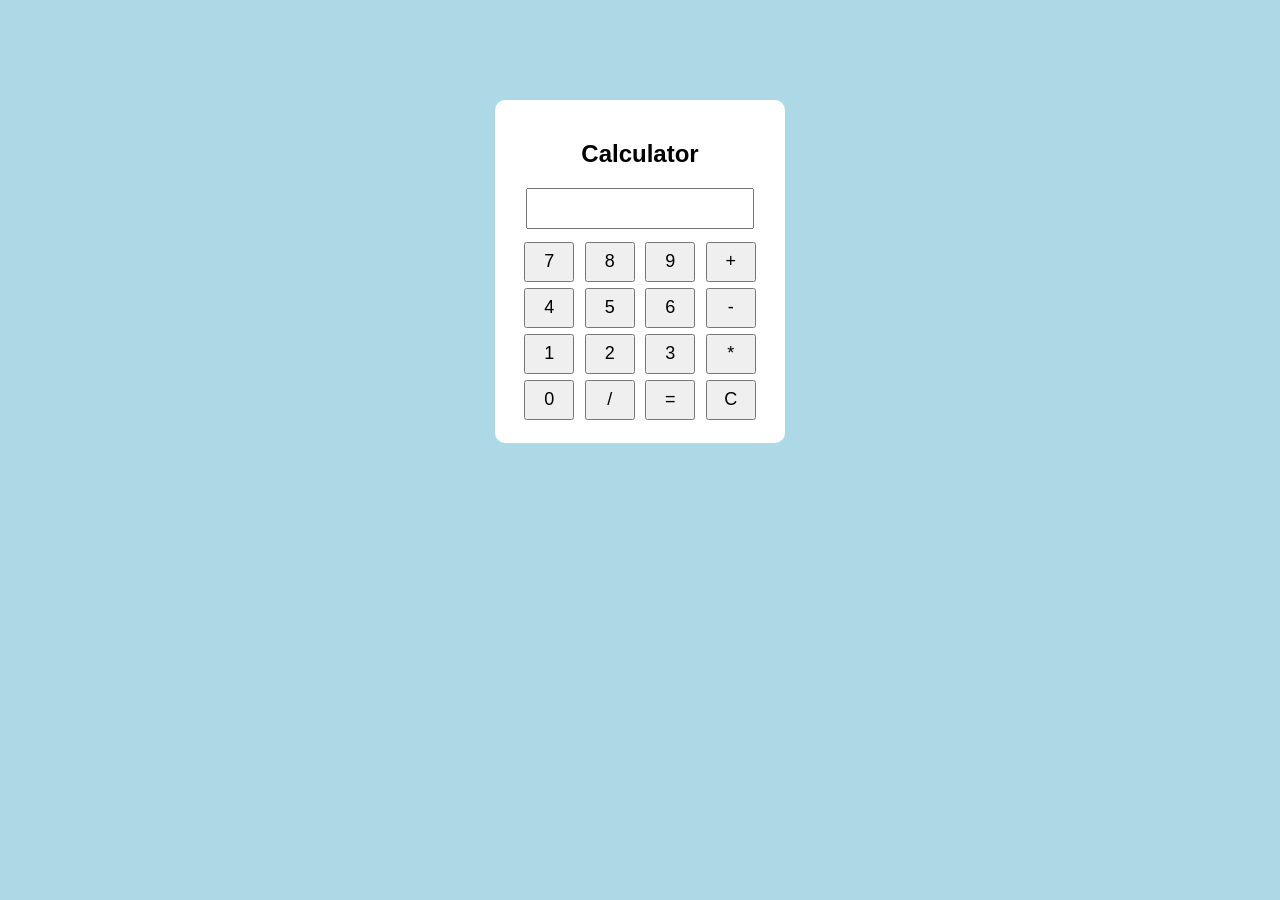
<file: codealpha calculator/index.html>
<!DOCTYPE html>
<html>
<head>
    <title>Simple Calculator</title>

 <link rel="stylesheet" href="style.css">
</head>

<body>

<div class="calculator">
    <h2>Calculator</h2>

    <input type="text" id="result" readonly>

    <br>

    <button onclick="add('7')">7</button>
    <button onclick="add('8')">8</button>
    <button onclick="add('9')">9</button>
    <button onclick="add('+')">+</button>

    <br>

    <button onclick="add('4')">4</button>
    <button onclick="add('5')">5</button>
    <button onclick="add('6')">6</button>
    <button onclick="add('-')">-</button>

    <br>

    <button onclick="add('1')">1</button>
    <button onclick="add('2')">2</button>
    <button onclick="add('3')">3</button>
    <button onclick="add('*')">*</button>

    <br>

    <button onclick="add('0')">0</button>
    <button onclick="add('/')">/</button>
    <button onclick="calculate()">=</button>
    <button onclick="clearResult()">C</button>
</div>



</body>
<script src="script.js"></script>
</html>
</file>
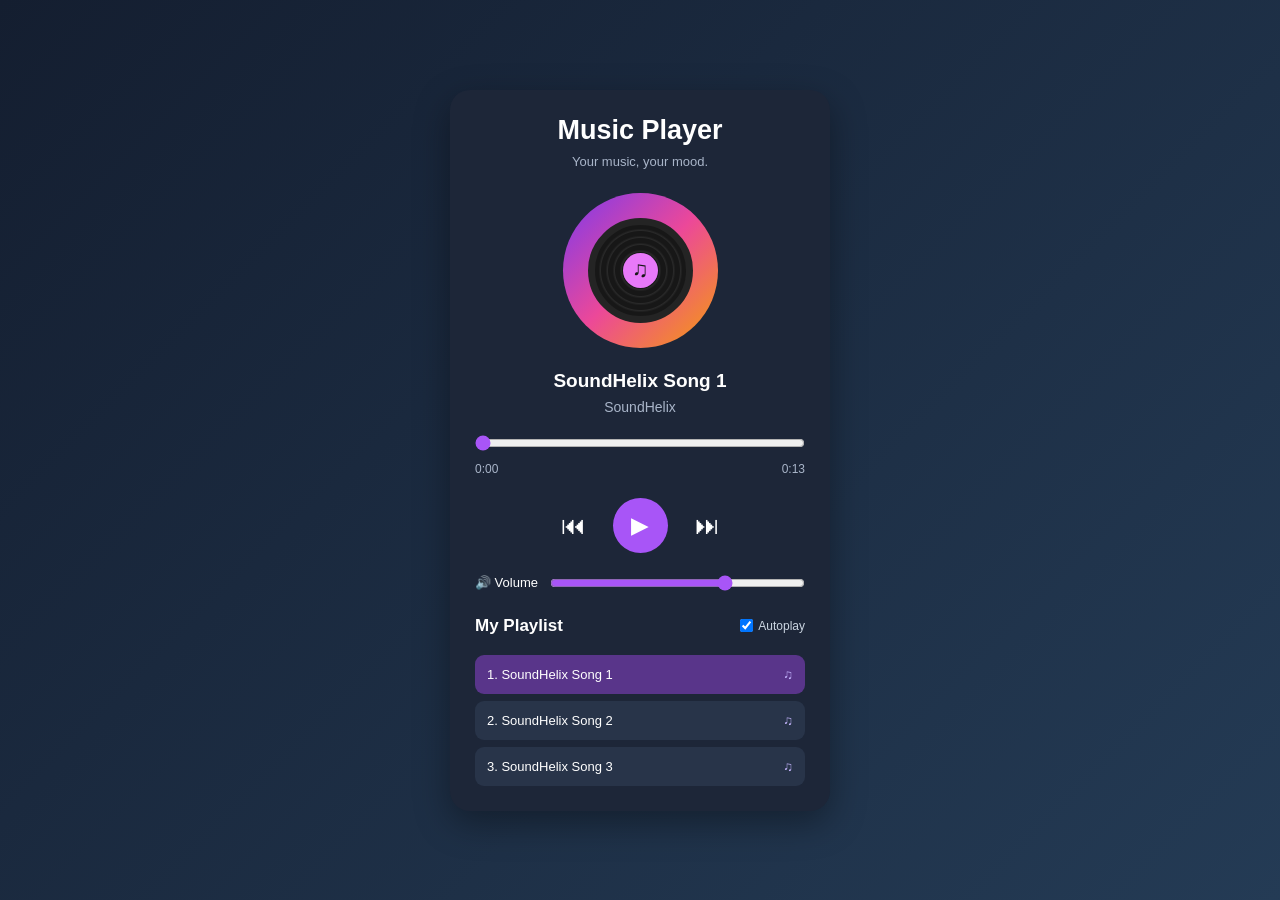
<file: codealpha music player/index.html>
<!DOCTYPE html>
<html lang="en">
<head>
    <meta charset="UTF-8">
    <meta name="viewport" content="width=device-width, initial-scale=1.0">
    <title>Music Player</title>
    <link rel="stylesheet" href="style.css">
</head>
<body>

    <div class="music-player">
        <h1>Music Player</h1>
        <p class="subtitle">Your music, your mood.</p>

        <div class="album-art">
            <div class="disc">
                <span>♫</span>
            </div>
        </div>

        <div class="song-info">
            <h2 id="song-title">Loading Song...</h2>
            <p id="song-artist">Artist</p>
        </div>

        <audio id="audio"></audio>

        <div class="progress-container">
            <input
                type="range"
                id="progress"
                min="0"
                max="100"
                value="0"
                aria-label="Song progress"
            >

            <div class="time-info">
                <span id="current-time">0:00</span>
                <span id="duration">0:00</span>
            </div>
        </div>

        <div class="controls">
            <button id="prev" aria-label="Previous song">⏮</button>
            <button id="play" class="play-btn" aria-label="Play music">▶</button>
            <button id="next" aria-label="Next song">⏭</button>
        </div>

        <div class="volume-container">
            <label for="volume">🔊 Volume</label>
            <input
                type="range"
                id="volume"
                min="0"
                max="1"
                step="0.01"
                value="0.7"
            >
        </div>

        <div class="playlist-header">
            <h3>My Playlist</h3>
            <label class="autoplay-label">
                <input type="checkbox" id="autoplay" checked>
                Autoplay
            </label>
        </div>

        <ul id="playlist"></ul>
    </div>

    <script src="script.js"></script>
</body>
</html>
</file>
<file: codealpha calculator/style.css>
body {
            text-align: center;
            font-family: Arial;
            background: lightblue;
        }

        .calculator {
            background: white;
            padding: 20px;
            width: 250px;
            margin: 100px auto;
            border-radius: 10px;
        }

        input {
            width: 220px;
            height: 35px;
            font-size: 20px;
            margin-bottom: 10px;
        }

        button {
            width: 50px;
            height: 40px;
            margin: 3px;
            font-size: 18px;
            cursor: pointer;
        }
</file>
<file: codealpha music player/style.css>
* {
    margin: 0;
    padding: 0;
    box-sizing: border-box;
}

body {
    font-family: Arial, sans-serif;
    min-height: 100vh;
    display: flex;
    justify-content: center;
    align-items: center;
    padding: 25px 12px;
    background: linear-gradient(135deg, #141e30, #243b55);
    color: white;
}

.music-player {
    width: 100%;
    max-width: 380px;
    background: #1d2638;
    padding: 25px;
    border-radius: 20px;
    box-shadow: 0 12px 35px rgba(0, 0, 0, 0.35);
}

h1 {
    text-align: center;
    font-size: 27px;
}

.subtitle {
    text-align: center;
    color: #a9b5c9;
    margin: 8px 0 24px;
    font-size: 13px;
}

.album-art {
    width: 155px;
    height: 155px;
    margin: 0 auto 22px;
    display: flex;
    justify-content: center;
    align-items: center;
    border-radius: 50%;
    background: linear-gradient(135deg, #7c3aed, #ec4899, #f59e0b);
}

.disc {
    width: 105px;
    height: 105px;
    border: 7px solid #242424;
    border-radius: 50%;
    background: repeating-radial-gradient(
        circle,
        #171717 0px,
        #171717 4px,
        #292929 5px,
        #171717 7px
    );
    display: flex;
    justify-content: center;
    align-items: center;
}

.disc span {
    width: 35px;
    height: 35px;
    display: flex;
    align-items: center;
    justify-content: center;
    background: #e879f9;
    border-radius: 50%;
    color: #171717;
    font-size: 22px;
}

.song-info {
    text-align: center;
    margin-bottom: 20px;
}

.song-info h2 {
    font-size: 19px;
    margin-bottom: 7px;
    overflow-wrap: anywhere;
}

.song-info p {
    color: #a9b5c9;
    font-size: 14px;
}

.progress-container input,
.volume-container input {
    width: 100%;
    accent-color: #a855f7;
    cursor: pointer;
}

.time-info {
    display: flex;
    justify-content: space-between;
    color: #a9b5c9;
    font-size: 12px;
    margin-top: 7px;
}

.controls {
    display: flex;
    align-items: center;
    justify-content: center;
    gap: 27px;
    margin: 22px 0;
}

.controls button {
    border: none;
    color: white;
    background: transparent;
    font-size: 25px;
    cursor: pointer;
    transition: transform 0.2s;
}

.controls button:hover {
    transform: scale(1.15);
}

.controls .play-btn {
    width: 55px;
    height: 55px;
    background: #a855f7;
    border-radius: 50%;
    font-size: 23px;
}

.volume-container {
    display: flex;
    align-items: center;
    gap: 12px;
    margin-bottom: 25px;
    font-size: 13px;
}

.volume-container label {
    white-space: nowrap;
}

.playlist-header {
    display: flex;
    justify-content: space-between;
    align-items: center;
    margin-bottom: 12px;
}

.playlist-header h3 {
    font-size: 17px;
}

.autoplay-label {
    font-size: 12px;
    color: #cbd5e1;
    display: flex;
    gap: 5px;
    align-items: center;
    cursor: pointer;
}

#playlist {
    list-style: none;
    max-height: 180px;
    overflow-y: auto;
}

#playlist li {
    display: flex;
    justify-content: space-between;
    align-items: center;
    gap: 10px;
    padding: 12px;
    margin-top: 7px;
    border-radius: 9px;
    background: #283449;
    cursor: pointer;
    font-size: 13px;
    transition: background 0.2s;
}

#playlist li:hover,
#playlist li.active {
    background: #59358a;
}

.song-name {
    overflow-wrap: anywhere;
}

.song-number {
    color: #c4b5fd;
    flex-shrink: 0;
}

@media (max-width: 400px) {
    .music-player {
        padding: 20px 16px;
    }
}
</file>
